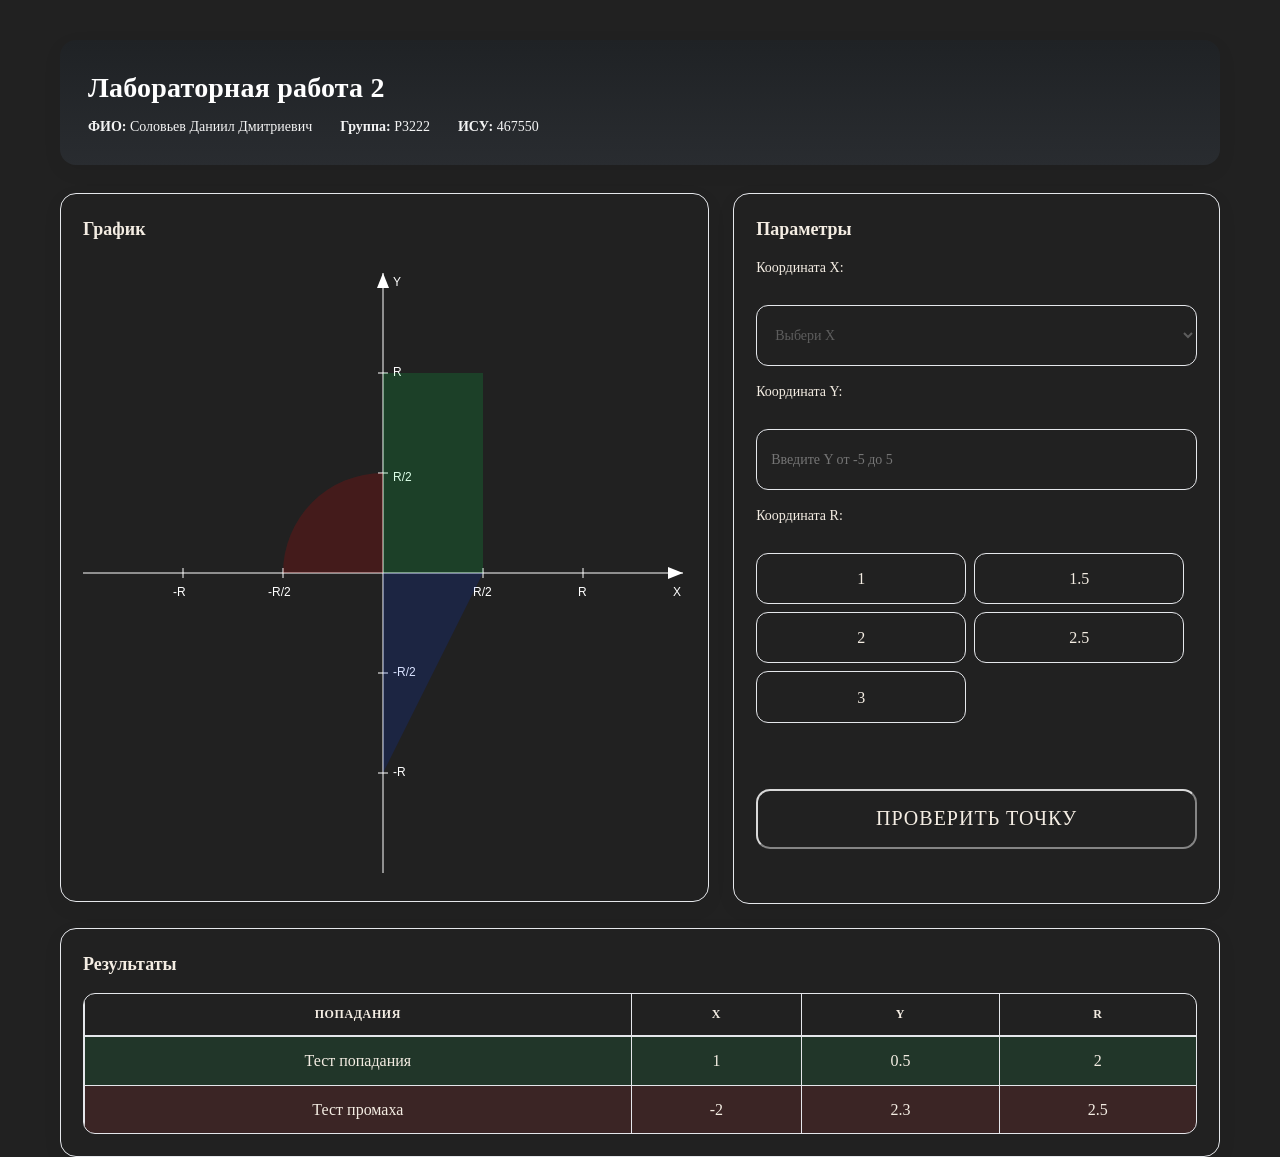
<file: src/main/webapp/static/index.html>
<!DOCTYPE html>
<html lang="ru">
<head>
    <meta charset="UTF-8" />
    <title>Лабораторная работа №2</title>
    <meta name="viewport" content="width=device-width, initial-scale=1" />
    <link rel="stylesheet" href="../resources/css/style.css">
    <script src="../resources/js/main.js" defer></script>
</head>
<body>
<div class="container">
    <!-- Header -->
    <header class="header">
        <h1 class="header__title">Лабораторная работа 2</h1>
        <p class="header__meta">
            <span><strong>ФИО:</strong> Соловьев Даниил Дмитриевич</span>
            <span><strong>Группа:</strong> Р3222</span>
            <span><strong>ИСУ:</strong> 467550</span>
        </p>
    </header>

    <!-- Main -->
    <main class="grid">
        <!-- Graph -->
        <section class="card">
            <h2 class="card__title">График</h2>
            <div>
            <canvas id="graph" width="600" height="600"></canvas>
            </div>
        </section>

        <!-- Parameters -->
        <section class="card">
            <h2 class="card__title">Параметры</h2>

            <form class="form" action="#" method="post">
                <!-- X -->
                <div class="field">
                    <label class="label">Координата X:</label>
                    <select id="x-select" class="x-row" name="x" aria-label="Выбор X" required>
                        <!-- дискретные X как в референсе: -2 … 3 -->
                        <option value="" selected disabled>Выбери X</option>
                        <option value="-2">-2</option>
                        <option value="-1.5">-1.5</option>
                        <option value="-1">-1</option>
                        <option value="-0.5">-0.5</option>
                        <option value="0">0</option>
                        <option value="0.5">0.5</option>
                        <option value="1">1</option>
                        <option value="1.5">1.5</option>
                        <option value="2">2</option>
                    </select>
                </div>

                <!-- Y -->
                <div class="field">
                    <label for="y" class="label">Координата Y:</label>
                    <input id="y" name="y" class="input" type="text" placeholder="Введите Y от -5 до 5" />
                </div>

                <!-- R -->
                <div class="field">
                    <label class="label">Координата R:</label>
                    <div class="row" role="group" aria-label="Выбор R">
                        <label class="chip">1<input type="radio" name="r" value="1"></label>
                        <label class="chip">1.5<input type="radio" name="r" value="1.5"></label>
                        <label class="chip">2<input type="radio" name="r" value="2"></label>
                        <label class="chip">2.5<input type="radio" name="r" value="2.5"></label>
                        <label class="chip">3<input type="radio" name="r" value="3"></label>
                    </div>
                </div>

                <!-- Action -->
                <div class="actions">
                    <button class="btn" type="submit">ПРОВЕРИТЬ ТОЧКУ</button>
                </div>
            </form>
        </section>
    </main>

    <!-- Results -->
    <section class="card" style="margin-top:24px">
        <h2 class="card__title">Результаты</h2>

        <div class="results">
            <table aria-label="История попаданий" >
                <thead>
                <tr>
                    <th style="text-align:center">Попадания</th>
                    <th style="text-align:center">X</th>
                    <th style="text-align:center">Y</th>
                    <th style="text-align:center">R</th>
                </tr>
                </thead>
                <tbody id="results-body">
                <!-- Примеры строк (удали при интеграции) -->
                <tr class="hit">
                    <td style>Тест попадания</td>
                    <td>1</td>
                    <td>0.5</td>
                    <td>2</td>
                </tr>
                <tr class="miss">
                    <td>Тест промаха</td>
                    <td>-2</td>
                    <td>2.3</td>
                    <td>2.5</td>
                </tr>
                </tbody>
            </table>
        </div>
    </section>
</div>
</body>
</html>
</file>
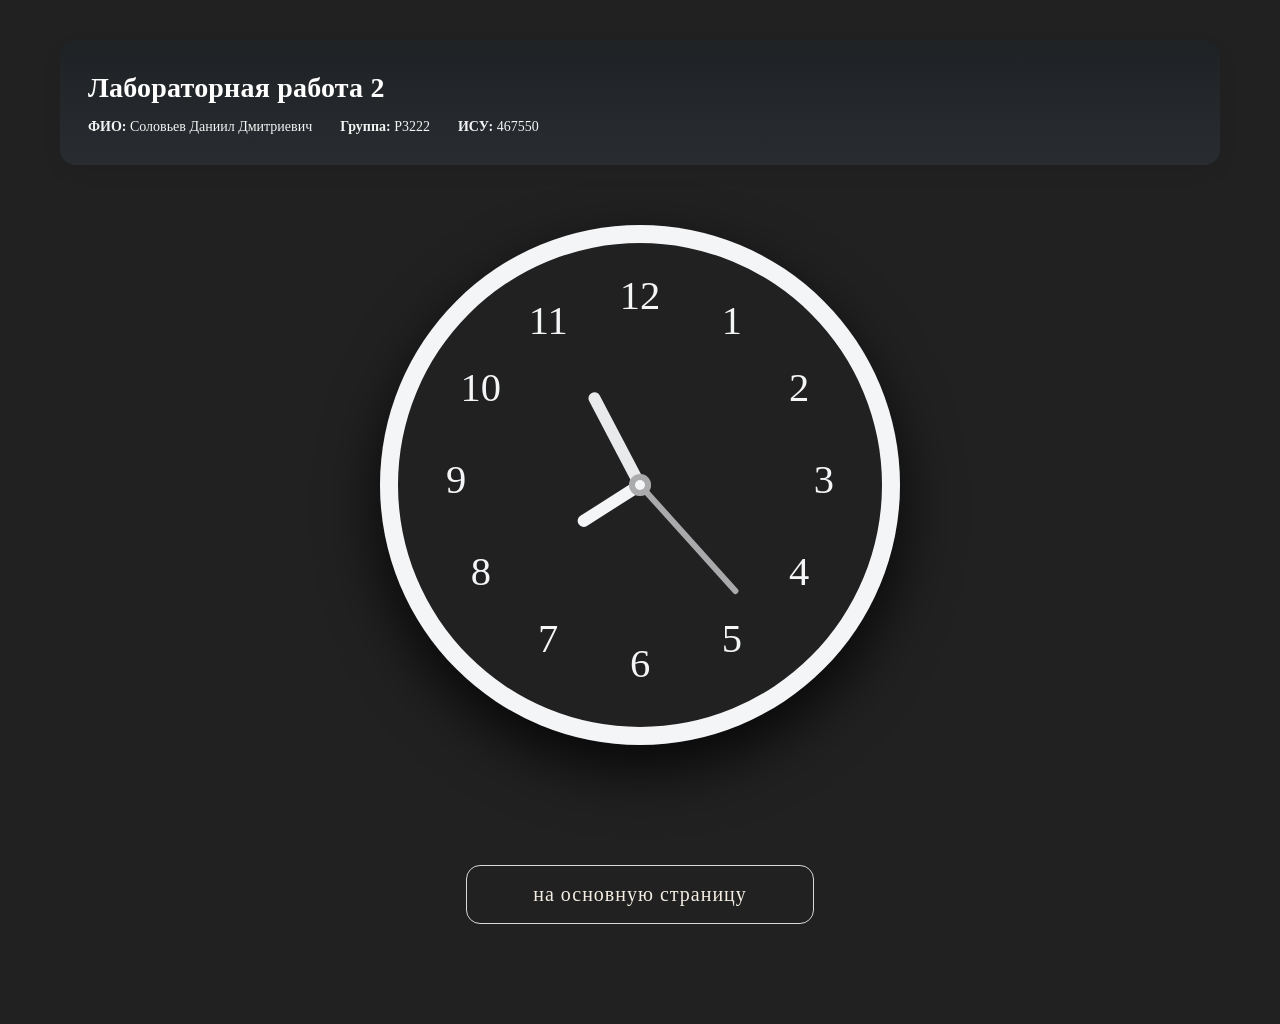
<file: src/main/webapp/static/clock.html>
<!doctype html>
<html lang="ru">
<head>
    <meta charset="utf-8"/>
    <meta name="viewport" content="width=device-width,initial-scale=1"/>
    <title>Лабораторная — Часы</title>
    <link rel="stylesheet" href="../resources/css/style.css"/>
    <link rel="stylesheet" href="../resources/css/test.css">
</head>
<body>
<div class="container">
    <header class="header">
        <h1 class="header__title">Лабораторная работа 2</h1>
        <p class="header__meta">
            <span><strong>ФИО:</strong> Соловьев Даниил Дмитриевич</span>
            <span><strong>Группа:</strong> Р3222</span>
            <span><strong>ИСУ:</strong> 467550</span>
        </p>
    </header>

    <div class="clock-page">
        <div class="clock-wrap">
            <div class="clock" id="clock">
                <div class="mark"></div>
                <div class="hand hour" id="h"></div>
                <div class="hand minute" id="m"></div>
                <div class="hand second" id="s"></div>
                <div class="stem"></div>

                <div class="num n12"><span>12</span></div>
                <div class="num n1"><span>1</span></div>
                <div class="num n2"><span>2</span></div>
                <div class="num n3"><span>3</span></div>
                <div class="num n4"><span>4</span></div>
                <div class="num n5"><span>5</span></div>
                <div class="num n6"><span>6</span></div>
                <div class="num n7"><span>7</span></div>
                <div class="num n8"><span>8</span></div>
                <div class="num n9"><span>9</span></div>
                <div class="num n10"><span>10</span></div>
                <div class="num n11"><span>11</span></div>
            </div>


            <a class="btn btn-primary">на основную страницу</a>
        </div>
    </div>
</div>

<script>
    const h=document.getElementById('h'),m=document.getElementById('m'),s=document.getElementById('s');
    function setTime(){
        const d=new Date();
        const sec=d.getSeconds(), min=d.getMinutes(), hr=d.getHours()%12;
        const sDeg=sec*6, mDeg=min*6+sec*0.1, hDeg=hr*30+min*0.5;
        s.style.transform=`translate(-50%,-100%) rotate(${sDeg}deg)`;
        m.style.transform=`translate(-50%,-100%) rotate(${mDeg}deg)`;
        h.style.transform=`translate(-50%,-100%) rotate(${hDeg}deg)`;
    }
    setTime();
    setInterval(setTime,1000);
</script>
</body>
</html>
</file>
<file: src/main/webapp/resources/css/style.css>
:root{
    --bg:#212121;
    --card: #ffffff;
    --ink:#1f2937;
    --muted:#6b7280;
    --primary: #5e6167;
    --primary-ink:#ffffff;
    --ok:#22c55e20;
    --err:#ef444420;
    --ring:#e5e7eb;
    --radius:16px;
    --shadow:0 6px 20px rgba(0,0,0,.06);
    --grid:8px;
}

/*@font-face {*/
/*    font-family: 'Advaken Sans';*/
/*    src: url('../fonts/AdvakenSans.otf') format('opentype');*/
/*    font-weight: normal;*/
/*    font-style: normal;*/
/*}*/
/*@font-face {*/
/*    font-family: 'Random Grotesque';*/
/*    src: url('../fonts/RG-SpaciousBook.ttf') format('opentype');*/
/*    font-weight: normal;*/
/*    font-style: normal;*/
/*}*/

*{box-sizing:border-box}
html,body{height:100%}
body{
    margin:0;
    font-family: Advaken Sans, serif;
    color:#F4EDE3;
    background:var(--bg);
    line-height:1.45;
}

.container{
    max-width:1200px;
    margin:40px auto;
    padding:0 20px;
}

/* Header */
.header{
    background:linear-gradient(180deg, #1f2225 0%, #292c30 100%);
    color:#fff;
    border-radius:var(--radius);
    box-shadow:var(--shadow);
    padding:28px 28px;
    margin-bottom:28px;
}
.header__title{
    margin:0 0 8px 0;
    font-size:28px;
    font-weight:700;
    letter-spacing:0.2px;
}
.header__meta{
    margin:0;
    display:flex;
    flex-wrap:wrap;
    gap:18px 28px;
    font-size:14px;
    opacity:.95;
}

/* Main grid */
.grid{
    display:grid;
    grid-template-columns:1.2fr .9fr;
    gap:24px;
    align-items:start;
}
@media (max-width: 960px){
    .grid{grid-template-columns:1fr}
}

/* Card */
.card{
    background: transparent;
    border-radius:var(--radius);
    box-shadow:var(--shadow);
    padding:22px;
    border:1px solid var(--ring);
}
.card__title{
    margin:0 0 16px 0;
    font-size:18px;
    font-weight:700;
}
.subtle{color:var(--muted); font-size:14px; margin-top:8px}

/* Graph placeholder */
/*.graph{*/
/*    height:420px;*/
/*    border:1px dashed #cbd5e1;*/
/*    border-radius:12px;*/
/*    display:grid;*/
/*    place-items:center;*/
/*    background:*/
/*            linear-gradient(to right, #f3f4f6 1px, transparent 1px) 0 0/40px 40px,*/
/*            linear-gradient(to bottom, #f3f4f6 1px, transparent 1px) 0 0/40px 40px,*/
/*            #fff;*/
/*    color:#94a3b8;*/
/*    font-size:14px;*/
/*}*/

#graph{
    background: transparent;
    margin-top: 15px;
    cursor: crosshair;
}

/* Form */
.form{
    display:grid;
    gap:16px;
    min-height: 623px;
}
.field{display:grid; gap:8px}
.label{
    font-size:14px;
    font-family: Random Grotesque, serif;
    font-weight:400
}
.hint{font-size:12px; color:var(--muted)}
.row{
    display:flex; flex-wrap:wrap; gap:8px;
}

body .ui-button.ui-state-focus{
    outline: 0 none;
    outline-offset: 0;
    border-color:var(--primary);
}

body .ui-widget {
    font-family: 'Advaken Sans', serif !important;
}

body .ui-slider .ui-slider-range {
    background: #2196f3 !important;
}

body .ui-slider {
    background: #3d3d3d !important;
}
body .ui-slider .ui-slider-range {
    background: #e8e7dc !important;
}
body .ui-inputfield.ui-state-focus{
    box-shadow: var(--primary) !important;
}

body .ui-slider .ui-slider-handle {
    border: none !important;
}

body .ui-slider .ui-slider-handle.ui-state-hover {
    background: #acaba8 !important;
}
body .ui-inputfield.ui-state-hover {
    border-color: var(--primary) !important;
}

body .ui-inputfield {
    color: #5D5D5D !important;
    background: transparent;
    padding: .5rem .5rem;
    border: 1px solid #ced4da;
    outline: 0 none;
    font-size: 1rem;
    border-radius: 4px;
    transition: background-color .2s,color .2s,border-color .2s,box-shadow .2s,opacity .2s;
    -webkit-appearance: none;
    appearance: none
}

body .ui-inputfield.ui-state-error {
    border-color: #f44336 !important;
}


.chip{
    position:relative !important;
    display:inline-flex !important; align-items:center !important; justify-content:center !important;
    padding:10px 12px !important;
    min-width:210px !important;
    border-radius:12px !important;
    border:1px solid var(--ring) !important;
    background: transparent !important;
    cursor:pointer !important;
    font-weight:normal !important;
    user-select:none !important;
    transition:transform .02s ease, box-shadow .2s ease, border-color .2s ease !important;
}
.chip input{position:absolute; inset:0; opacity:0; cursor:pointer}
.chip:has(input:checked){
    background:var(--primary);
    color:var(--primary-ink);
    border-color:var(--primary);
}

.x-row{
    display:flex; flex-wrap:wrap; gap:8px;
    background-color: transparent;
    border: 1px solid var(--ring);
    border-radius: 12px;
    padding: 12px 14px;
    font-size: 14px;
    font-family: "Random Grotesque", serif;
    font-weight: 400;
    color: #5D5D5D;
    outline: none;
    transition:border-color .15s ease, box-shadow .15s ease;
}

.x-row option{
    background-color: var(--ring) ;
}

.x-row button{
    position:relative;
    display:inline-flex; align-items:center; justify-content:center;
    padding:12px 14px;
    min-width:60px;
    min-height:48px;
    border-radius:12px;
    border:1px solid var(--ring);
    color:var(--primary-ink);
    background: transparent;
    cursor:pointer;
    font-size:15px;
    font-family: "Advaken Sans", serif;
    font-weight:400;
    user-select:none;
    transition:transform .02s ease, box-shadow .2s ease, border-color .2s ease;
}

.x-row button:focus{
    background:var(--primary);
    color:var(--primary-ink);
    border-color:var(--primary);
}
.x-row button.is-active{
    background: var(--primary);
    color: var(--primary-ink);
    border-color: var(--primary);
    /* по желанию: */
    box-shadow: 0 0 0 3px #5e6167;
}


.input{
    width:100% !important;
    padding:12px 14px !important;
    border:1px solid var(--ring) !important;
    color: #5D5D5D !important;
    border-radius:12px !important;
    font-size:14px !important;
    font-family: "Random Grotesque", serif !important;
    font-weight: 400 !important;
    background:transparent !important;
    outline:none !important;
    transition:border-color .15s ease, box-shadow .15s ease !important;
}
.input:focus{
    border-color:var(--primary) !important; box-shadow:0 0 0 3px #5e6167 !important;
}

.actions{
    margin-top:50px;
    display:grid;
    gap:12px;
    flex-wrap:wrap;
}
.btn{
    border-color: #D9D9D9 !important;
    background:transparent !important;
    color:#F4EDE3 !important;
    font-weight:400 !important;
    font-family: Advaken Sans, serif !important;
    font-size: 20px !important;
    letter-spacing:1px !important;
    padding:14px 18px !important;
    border-radius:14px !important;
    cursor:pointer !important;
    max-height: 60px !important;
    transition:transform .02s ease, box-shadow .2s ease, background .2s ease !important;
}
.btn:hover{
    box-shadow:0 0 5px rgb(217, 217, 217) !important;
}
.btn:active{transform:translateY(1px)}

/* Results */
.results{
    display:grid; gap:16px;
}
.kpis{
    display:grid; grid-template-columns:1fr 1fr; gap:12px;
}
@media (max-width:600px){ .kpis{grid-template-columns:1fr} }
.kpi{
    background:transparent;
    border:1px solid var(--ring);
    font-family: Random Grotesque, serif;
    border-radius:12px;
    padding:14px;
    margin-bottom: 20px;
}
.kpi b{display:block; font-size:12px; color:var(--muted); margin-bottom:6px}
.kpi span{font-size:18px; font-weight:800}

table{
    width:100%;
    border-collapse:separate;
    border-spacing:0;
    overflow:hidden;
    border-radius:12px;
    border:1px solid var(--ring);
    background:transparent;
    font-family: "Random Grotesque", serif;
}
thead th{
    text-align:left;
    padding:12px 14px;
    font-size:12px;
    text-transform:uppercase;
    letter-spacing:.6px;
    color:#F4EDE3;
    background: transparent;;
    border-bottom:1px solid var(--ring);
    border-left: 1px solid var(--ring);
    font-family: "Advaken Sans", serif;
}
tbody td{
    padding:12px 14px;
    border-top:1px solid var(--ring);
    text-align:center;
    border-left: 1px solid var(--ring);
}
tr.hit{background:var(--ok)}
tr.miss{background:var(--err)}

.footer-note{
    margin-top:8px;
    font-size:12px; color:var(--muted);
}
</file>
<file: src/main/webapp/resources/css/test.css>
/* Страница с часами поверх базового style.css */
.clock-page{
    display:flex;
    justify-content:center;
    align-items: center;
    flex-direction: column;
    margin-top: 60px;
}

.clock-wrap{
    display:flex;
    flex-direction:column;
    align-items:center;
    justify-content: center;
    width: 100%;
}

/* Сам циферблат */
.clock{
    position:relative;
    flex-shrink: 0;
    height: auto !important;
    width:min(520px, 80vmin);
    aspect-ratio:1 / 1;
    border-radius:50%;
    margin-inline:auto;
    background: #1C254200;
    box-shadow:
            0 24px 60px rgba(0,0,0,.8),
            inset 0 0 0 18px #f4f5f7;
}

/* маленькая точка в центре */
.mark{
    position:absolute;
    left:50%;
    top:50%;
    width:10px;
    height:10px;
    transform:translate(-50%, -50%);
    background:#f4f5f7;
    border-radius:50%;
    z-index:6;
}

/* Стрелки */
.hand{
    position:absolute;
    left:50%;
    top:50%;
    transform-origin:50% 100%;
    transform:translate(-50%, -100%) rotate(0deg);
    border-radius:999px;
    background:#f4f5f7;
    z-index:5;
}

.hand.hour{
    width:12px;
    height:14%;
}

.hand.minute{
    width:12px;
    height:20%;
    opacity:.95;
}

.hand.second{
    width:6px;
    height:28%;
    opacity:.65;
}

/* круглая «шляпка» в центре */
.stem{
    position:absolute;
    left:50%;
    top:50%;
    width:22px;
    height:22px;
    transform:translate(-50%, -50%);
    background:#f4f5f7;
    border-radius:50%;
    box-shadow:0 0 0 6px rgba(0,0,0,.3) inset;
    z-index:7;
}

/* Цифры по кругу */
.num{
    --angle: 0deg;
    position:absolute;
    left:50%;
    top:50%;
    /* делаем круг для цифр чуть меньше циферблата */
    width:82%;
    height:82%;
    transform:translate(-50%, -50%) rotate(var(--angle));
    display:flex;
    align-items:flex-start;
    justify-content:center;
    pointer-events:none;
    font-family: "Advaken Sans", serif;
    font-weight:400;
    color:#f4f5f7;
}

.num span{
    font-size:clamp(20px, 4.5vmin, 50px);
    transform:rotate(calc(-1 * var(--angle))) translateY(-8%);
}

/* углы для каждой цифры */
.n12{ --angle:   0deg; }
.n1 { --angle:  30deg; }
.n2 { --angle:  60deg; }
.n3 { --angle:  90deg; }
.n4 { --angle: 120deg; }
.n5 { --angle: 150deg; }
.n6 { --angle: 180deg; }
.n7 { --angle: 210deg; }
.n8 { --angle: 240deg; }
.n9 { --angle: 270deg; }
.n10{ --angle: 300deg; }
.n11{ --angle: 330deg; }

/* Кнопка перехода — слегка подчёркиваем */
.btn.btn-primary{
    border:1px solid #d9d9d9;
    padding:10px 3px;
    width: 30%;
    text-align: center;
    margin-top: 120px;
    margin-bottom: 100px;
    border-radius:24px;
    font-size:20px;
    letter-spacing:1px;
    text-decoration:none;
}
</file>
